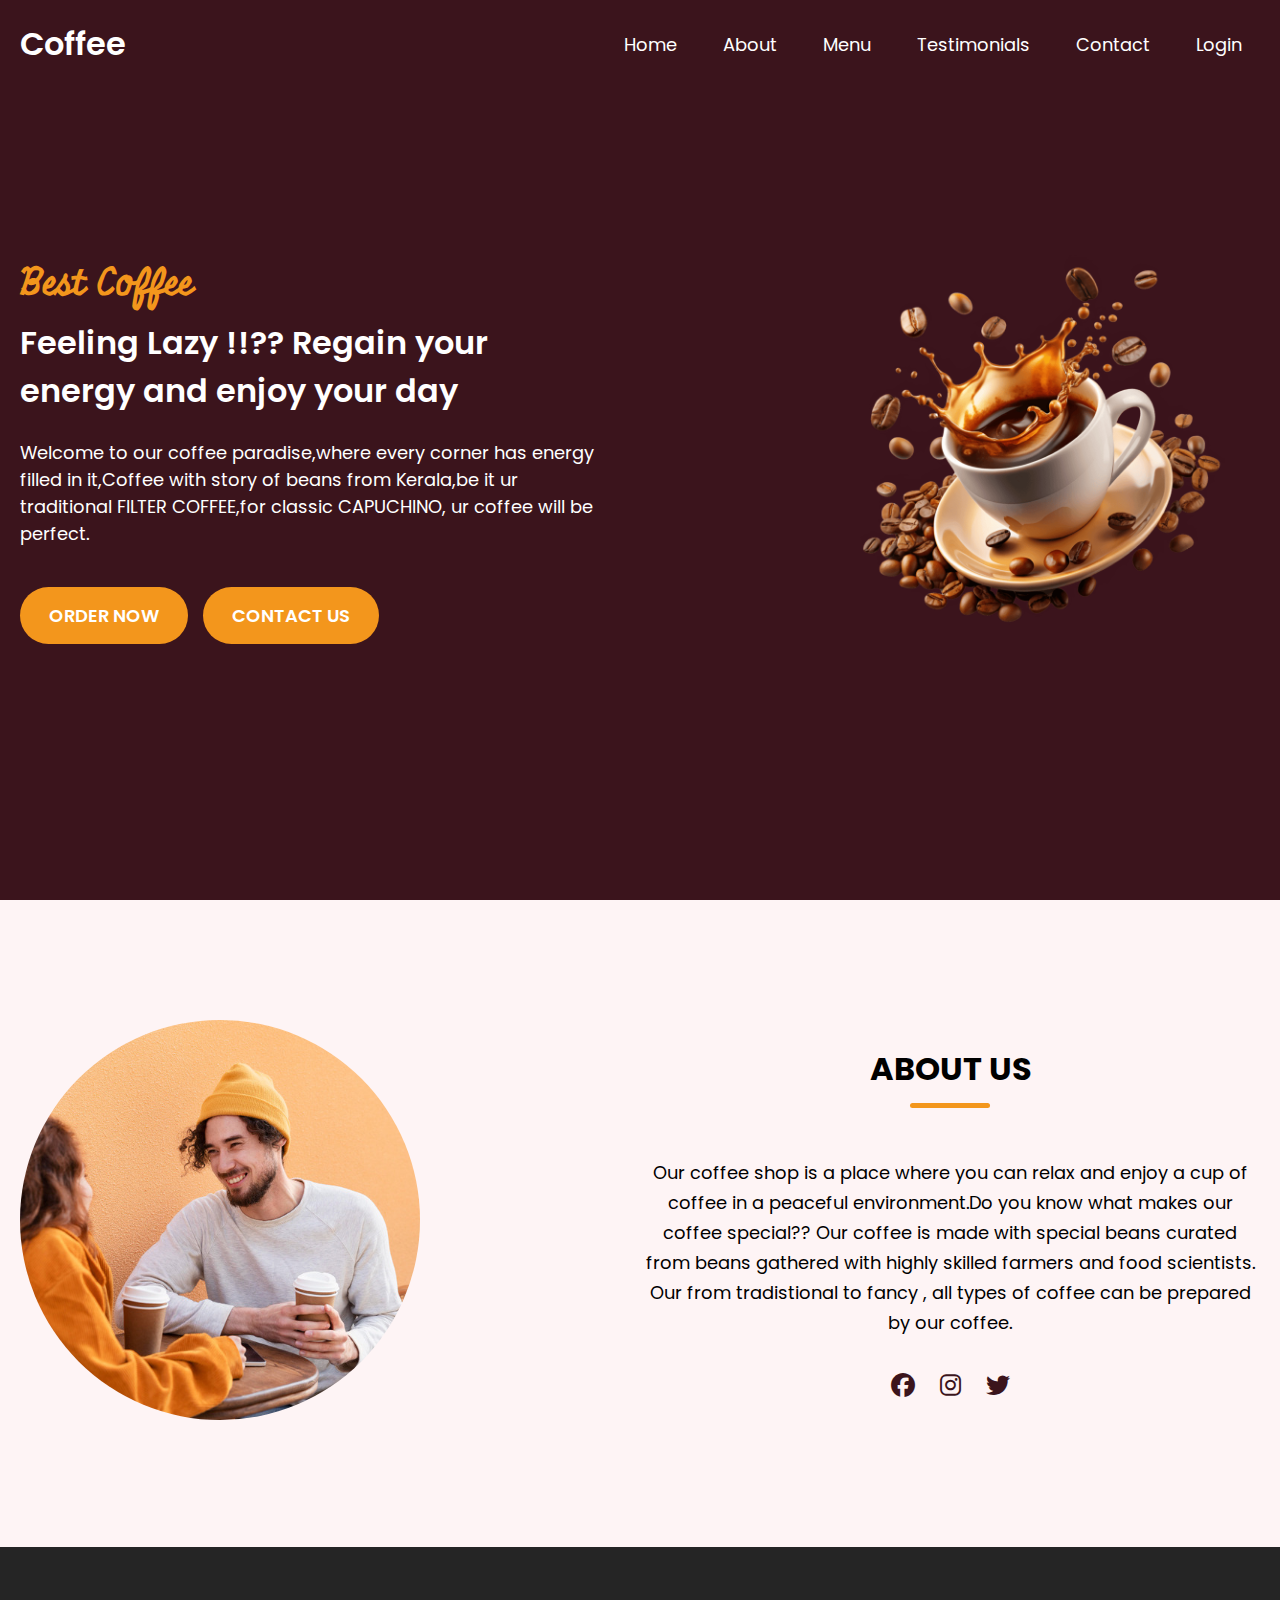
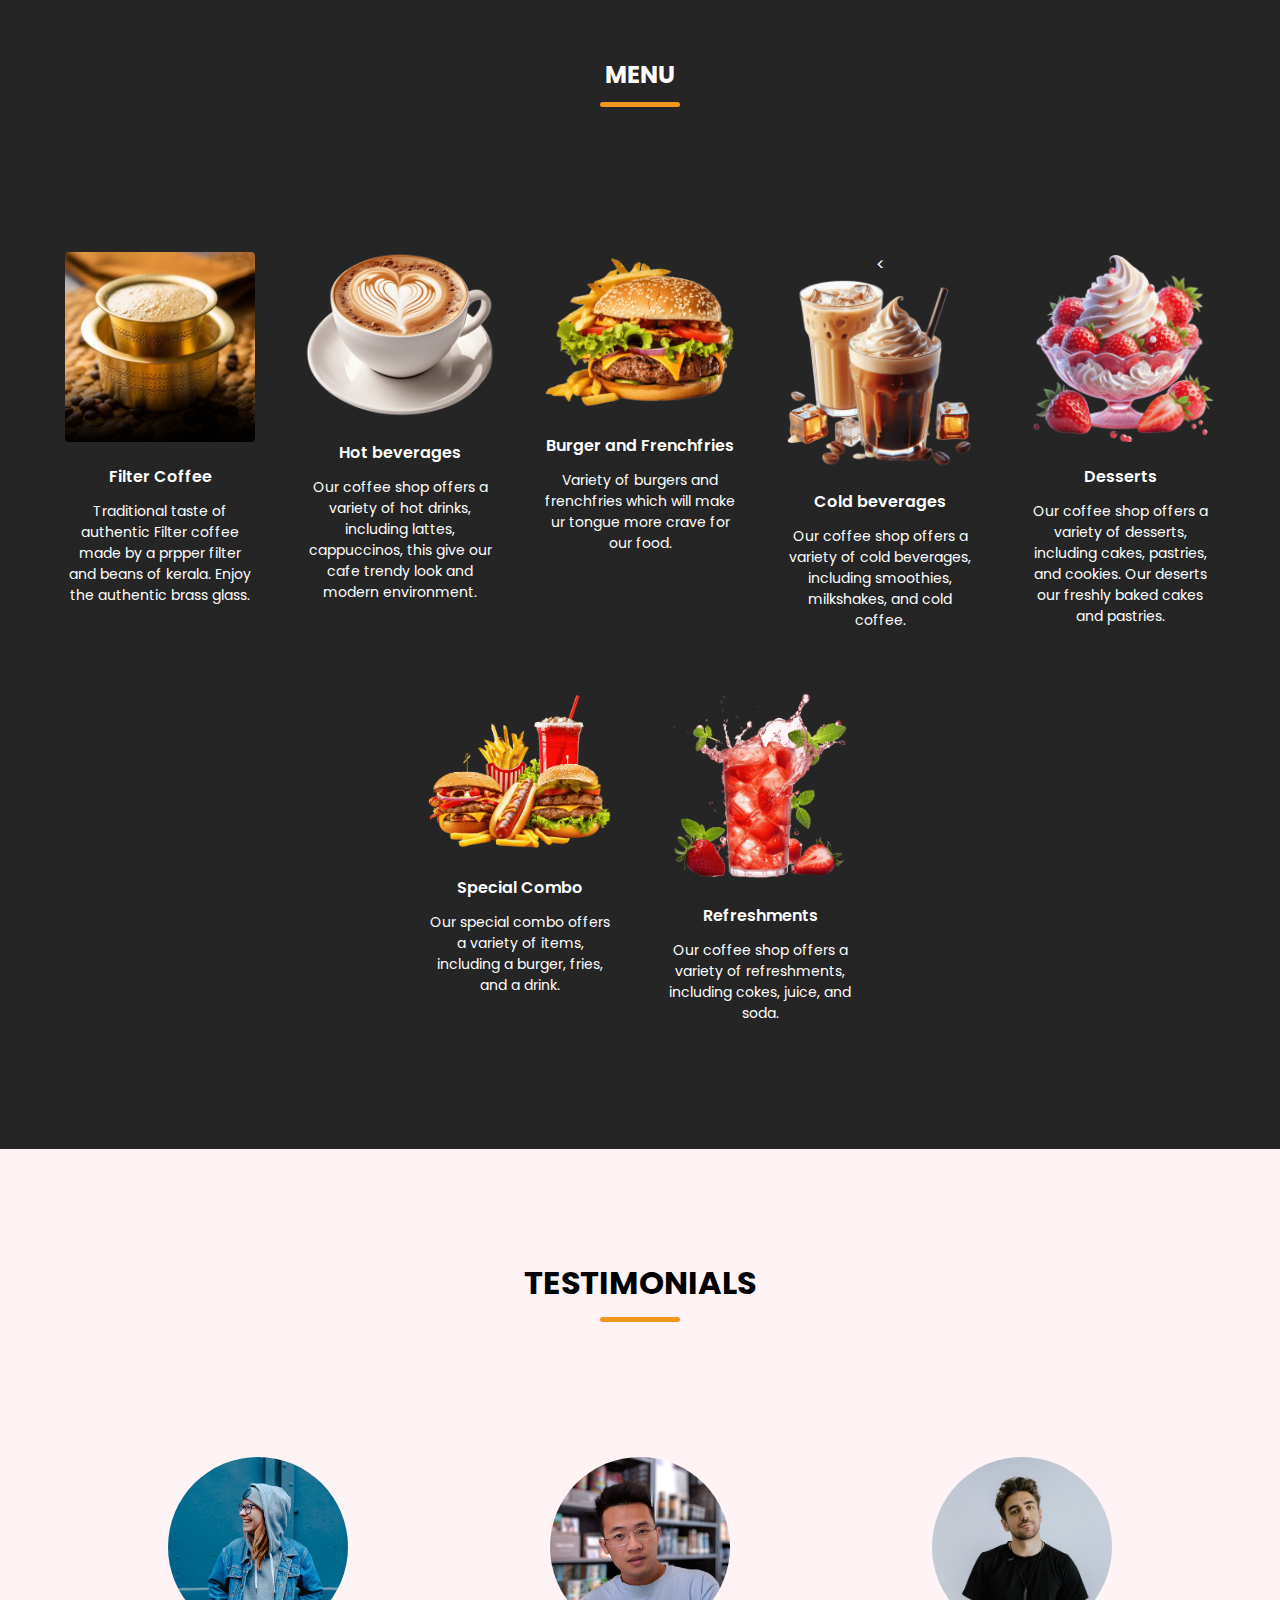
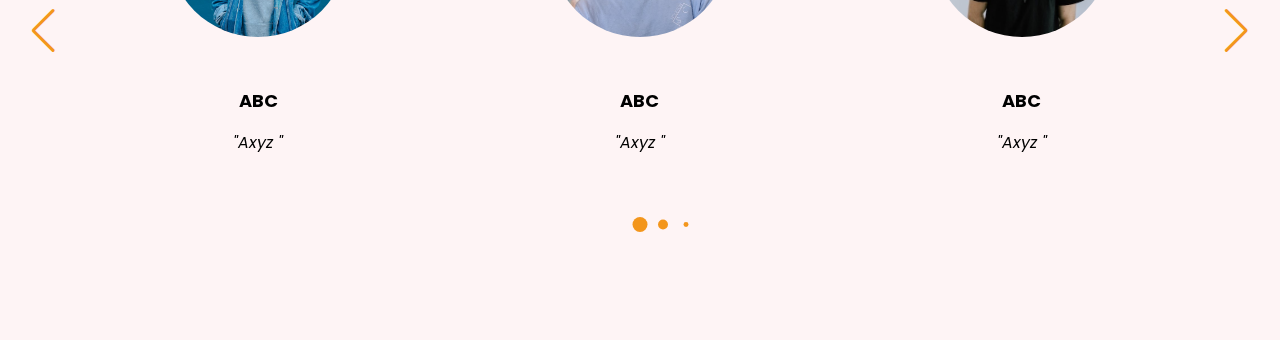
<file: cofee/index.html>
<!DOCTYPE html>
<html lang="en">
<head>
    <meta charset="UTF-8">
    <meta name="viewport" content="width=device-width, initial-scale=1.0">
    <title>Document</title>
    <link rel="stylesheet" href="https://cdn.jsdelivr.net/npm/swiper@11/swiper-bundle.min.css">
    <link rel="stylesheet" href="https://cdnjs.cloudflare.com/ajax/libs/font-awesome/6.7.2/css/all.min.css">
    <link rel="stylesheet" href="style.css">
</head>
<body>
    <!-- Header / Navbar -->
    <header>
        <nav class="navbar section-content">
            <a href="#" class="nav-logo">
                <h2 class="logo-text"> Coffee </h2>
            </a>
            <ul class="nav-menu">

                <button id="menu-close-button" class="fas fa-times"></button>
                <li class = "nav-item">
                    <a href="#home" class = "nav-link"> Home </a>
                </li>
                <li class = "nav-item">
                    <a href="#about" class = "nav-link"> About </a>
                </li>
                <li class = "nav-item">
                    <a href="#menu" class = "nav-link"> Menu </a>
                </li>
                <li class = "nav-item">
                    <a href="#testimonials" class = "nav-link"> Testimonials </a>
                </li>
                <li class = "nav-item">
                    <a href="#" class = "nav-link"> Contact </a>
                </li>
                <li class = "nav-item">
                    <a href="login.html" class = "nav-link"> Login </a>
                </li>
            </ul>
            <button id="menu-open-button" class="fas fa-bars"></button>

        </nav>
    </header>

    <main>
        <!--Hero Section-->
        <section class="hero-section" id="home">
            <div class="section-content">
                <div class="hero-details">
                <h2 class="title"> Best Coffee </h2>
                <h3 class="subtitle"> Feeling Lazy !!??  Regain your energy and enjoy your day </h3>
                <p class="description">
                    Welcome to our coffee paradise,where every corner has energy filled in it,Coffee with story of beans from Kerala,be it ur traditional FILTER COFFEE,for classic CAPUCHINO,  ur coffee will be perfect.
                </p>
                <div class="button">
                    <a href="order.html" class = "order-now" > ORDER NOW </a>
                    <a href="contact.html" class = "contact-us"> CONTACT US </a>
                </div>
            </div>
            
            <div class="hero-image-wrapper">
                <img src="images/coffee-hero-section.png" alt="Hero" class="hero-image">
            </div>
        </div>
        
        </section>
        <!-- About section-->
        <section class="about-section" id="about">
            <div class="section-content">
                <div class="about-image-wrapper">
                    <img src="images/about-image.jpg" alt="About" class="about-image">
                </div>
                <div class="about-details">
                    <h2 class="section-title">ABOUT US</h2>
                    <p class="text">
                        Our coffee shop is a place where you can relax and enjoy a cup of coffee in a peaceful environment.Do you know what makes our coffee special?? Our coffee is made with special beans curated from beans gathered with highly skilled farmers and food scientists. Our from tradistional to fancy , all types of coffee can be prepared by our coffee. 
                    </p>
                    <div class="social-link-list">
                        <a href="#" class="social-link"><i class="fa-brands fa-facebook"></i></a>
                        <a href="#" class="social-link"><i class="fa-brands fa-instagram"></i></a>
                        <a href="#" class="social-link"><i class="fa-brands fa-twitter"></i></a>
                    </div>
                </div>
            </div>
        </section>
        <!-- Menu Section -->
        <section class="menu-section" id="menu">
            <h2 class=" section-title"> Menu </h2>
            <div class="section-content">
                <ul class="menu-list">
                    <li class="menu-item">
                       <img src="images/filter-coffee-1.jpg" alt="filter-coffee" class="menu-image">
                       <h3 class="name">Filter Coffee</h3>

                       <p class="text">
                        Traditional taste of authentic Filter coffee made by a prpper filter and beans of kerala. Enjoy the authentic brass glass.
                       </p>
                    </li>
                    <li class="menu-item">
                       <img src="images/hot-beverages.png" alt="hot-brevarages" class="menu-image">
                       <h3 class="name">Hot beverages</h3>
                       <p class="text">
                        Our coffee shop offers a variety of hot drinks, including lattes, cappuccinos, this give our cafe trendy look and modern environment.
                       </p>
                    </li>
                    <li class="menu-item">
                       <img src="images/burger-frenchfries.png" alt="burger-frenchfries" class="menu-image">
                       <h3 class="name"> Burger and Frenchfries</h3>
                       <p class="text">
                        Variety of burgers and frenchfries which will make ur tongue more crave for our food. 
                       </p>
                    </li>
                    <li class="menu-item"><
                       <img src="images/cold-beverages.png" alt="cold-breverages" class="menu-image">
                       <h3 class="name">Cold beverages</h3>
                       <p class="text">
                        Our coffee shop offers a variety of cold beverages, including smoothies, milkshakes, and cold coffee.
                       </p>
                    </li>
                    <li class="menu-item">       
                       <img src="images/desserts.png" alt="deserts" class="menu-image">
                       <h3 class="name">Desserts</h3>
                       <p class="text">
                        Our coffee shop offers a variety of desserts, including cakes, pastries, and cookies. Our deserts our freshly baked cakes and pastries.
                       </p>
                    </li>
                    <li class="menu-item">
                       <img src="images/special-combo.png" alt="special-combo" class="menu-image">
                       <h3 class="name">Special Combo</h3>
                       <p class="text">
                        Our special combo offers a variety of items, including a burger, fries, and a drink.
                       </p>
                    </li>
                    <li class="menu-item">
                       <img src="images/refreshment.png" alt="refreshments" class="menu-image">
                       <h3 class="name">Refreshments</h3>
                       <p class="text">
                        Our coffee shop offers a variety of refreshments, including cokes, juice, and soda.
                       </p>   
                    </li>
                </ul>
            </div>
        </section>
        <!-- testimonials -->
         <section class="testimonials-section" id="testimonials">
            <h2 class="section-title"> Testimonials </h2>
            <div class="section-content">
                <div class="slider-container swiper ">
                    <div class="slider-wrapper">
                        <ul class="testimonials-list swiper-wrapper">
                            <li class=" testimonial swiper-slide">
                              <img src="images/user-1.jpg" alt="" class="user-image">
                              <h3 class="name"> ABC</h3>
                              <i class="feedback">"Axyz "</i>

                            </li>
                            <li class=" testimonial swiper-slide">
                                <img src="images/user-2.jpg" alt="" class="user-image">
                                <h3 class="name"> ABC</h3>
                                <i class="feedback">"Axyz "</i>
                                
                              </li>
                              <li class=" testimonial swiper-slide">
                                <img src="images/user-3.jpg" alt="" class="user-image">
                                <h3 class="name"> ABC</h3>
                                <i class="feedback">"Axyz "</i>
                                
                              </li>
                              <li class=" testimonial swiper-slide">
                                <img src="images/user-4.jpg" alt="" class="user-image">
                                <h3 class="name"> ABC</h3>
                                <i class="feedback">"Axyz "</i>
                                
                              </li>
                              <li class=" testimonial swiper-slide">
                                <img src="images/user-5.jpg" alt="" class="user-image">
                                <h3 class="name"> ABC</h3>
                                <i class="feedback">"Axyz "</i>
                                
                              </li>
                        </ul>
                        <div class="swiper-pagination"></div>
                        <div class="swiper-slide-button swiper-button-prev"></div>
                        <div class="swiper-slide-button swiper-button-next"></div>
                    </div>
                </div>
            </div>
         </section>
    </main>
    <script src="https://cdn.jsdelivr.net/npm/swiper@11/swiper-bundle.min.js"></script>

    <script src="script.js"></script>
</body>
</html>
</file>
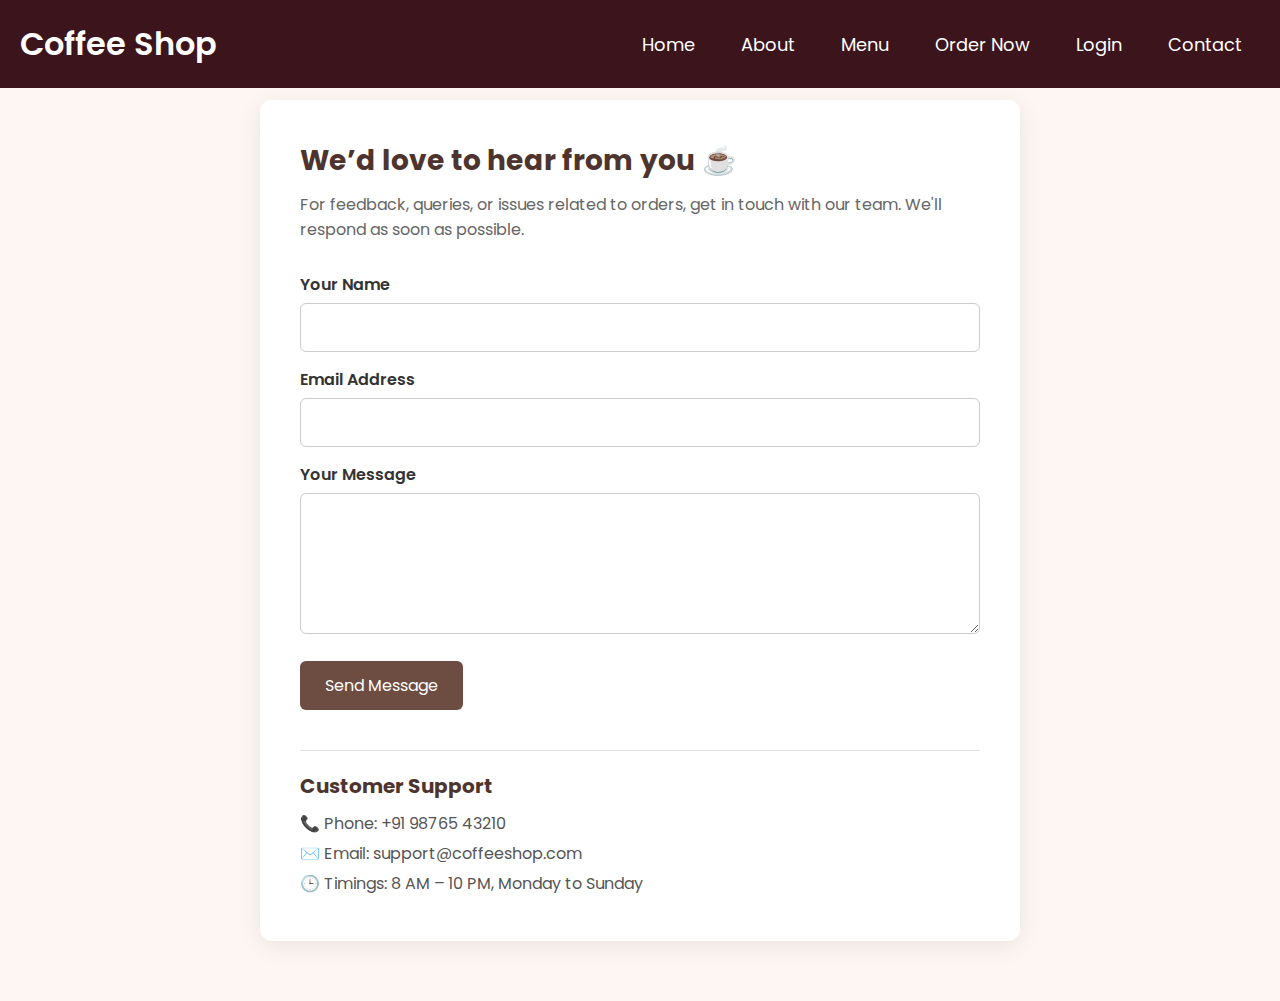
<file: contact.html>
<!DOCTYPE html>
<html lang="en">
<head>
  <meta charset="UTF-8" />
  <title>Contact Us - Coffee Shop</title>
  <link rel="stylesheet" href="style.css" />
  <style>
    body {
      font-family: 'Segoe UI', Tahoma, Geneva, Verdana, sans-serif;
      margin: 0;
      padding: 0;
      background-color: #fdf6f2;
    }

    .contact-container {
      padding: 100px 20px 60px;
      max-width: 800px;
      margin: auto;
    }

    .contact-box {
      background-color: #fff;
      border-radius: 12px;
      padding: 40px;
      box-shadow: 0 5px 25px rgba(0, 0, 0, 0.08);
    }

    .contact-box h2 {
      margin-bottom: 10px;
      font-size: 28px;
      color: #4e342e;
    }

    .contact-box p {
      color: #666;
      margin-bottom: 30px;
    }

    .contact-box label {
      display: block;
      margin-top: 15px;
      font-weight: 600;
      color: #333;
    }

    .contact-box input,
    .contact-box textarea {
      width: 100%;
      padding: 12px;
      margin-top: 6px;
      border-radius: 6px;
      border: 1px solid #ccc;
      font-size: 15px;
      transition: border-color 0.2s;
    }

    .contact-box input:focus,
    .contact-box textarea:focus {
      border-color: #795548;
      outline: none;
    }

    .contact-box button {
      margin-top: 20px;
      padding: 12px 25px;
      background-color: #6d4c41;
      color: white;
      border: none;
      border-radius: 6px;
      font-size: 16px;
      cursor: pointer;
      transition: 0.3s ease;
    }

    .contact-box button:hover {
      background-color: #5d4037;
    }

    .support-info {
      margin-top: 40px;
      padding-top: 20px;
      border-top: 1px solid #e0e0e0;
    }

    .support-info h3 {
      margin-bottom: 10px;
      font-size: 20px;
      color: #4e342e;
    }

    .support-info p {
      margin: 5px 0;
      color: #555;
    }

    .success-message {
      color: green;
      margin-top: 15px;
      font-weight: 600;
    }
  </style>
</head>
<body>

  <header>
    <div class="navbar section-content">
      <div class="nav-logo">
        <span class="logo-text">Coffee Shop</span>
      </div>
      <nav class="nav-menu">
        <a href="index.html" class="nav-link">Home</a>
        <a href="about.html" class="nav-link">About</a>
        <a href="menu.html" class="nav-link">Menu</a>
        <a href="order.html" class="nav-link">Order Now</a>
        <a href="login.html" class="nav-link">Login</a>
        <a href="contact.html" class="nav-link">Contact</a>
      </nav>
    </div>
  </header>

  <section class="contact-container">
    <div class="contact-box">
      <h2>We’d love to hear from you ☕</h2>
      <p>For feedback, queries, or issues related to orders, get in touch with our team. We'll respond as soon as possible.</p>

      <form id="contactForm">
        <label for="name">Your Name</label>
        <input type="text" id="name" required />

        <label for="email">Email Address</label>
        <input type="email" id="email" required />

        <label for="message">Your Message</label>
        <textarea id="message" rows="5" required></textarea>

        <button type="submit">Send Message</button>
        <div class="success-message" id="successMsg"></div>
      </form>

      <div class="support-info">
        <h3>Customer Support</h3>
        <p>📞 Phone: +91 98765 43210</p>
        <p>✉️ Email: support@coffeeshop.com</p>
        <p>🕒 Timings: 8 AM – 10 PM, Monday to Sunday</p>
      </div>
    </div>
  </section>

  <script>
    document.getElementById('contactForm').addEventListener('submit', function (e) {
      e.preventDefault();
      document.getElementById('successMsg').textContent = '✅ Thank you! We’ll get back to you shortly.';
      this.reset();
    });
  </script>
</body>
</html>
</file>
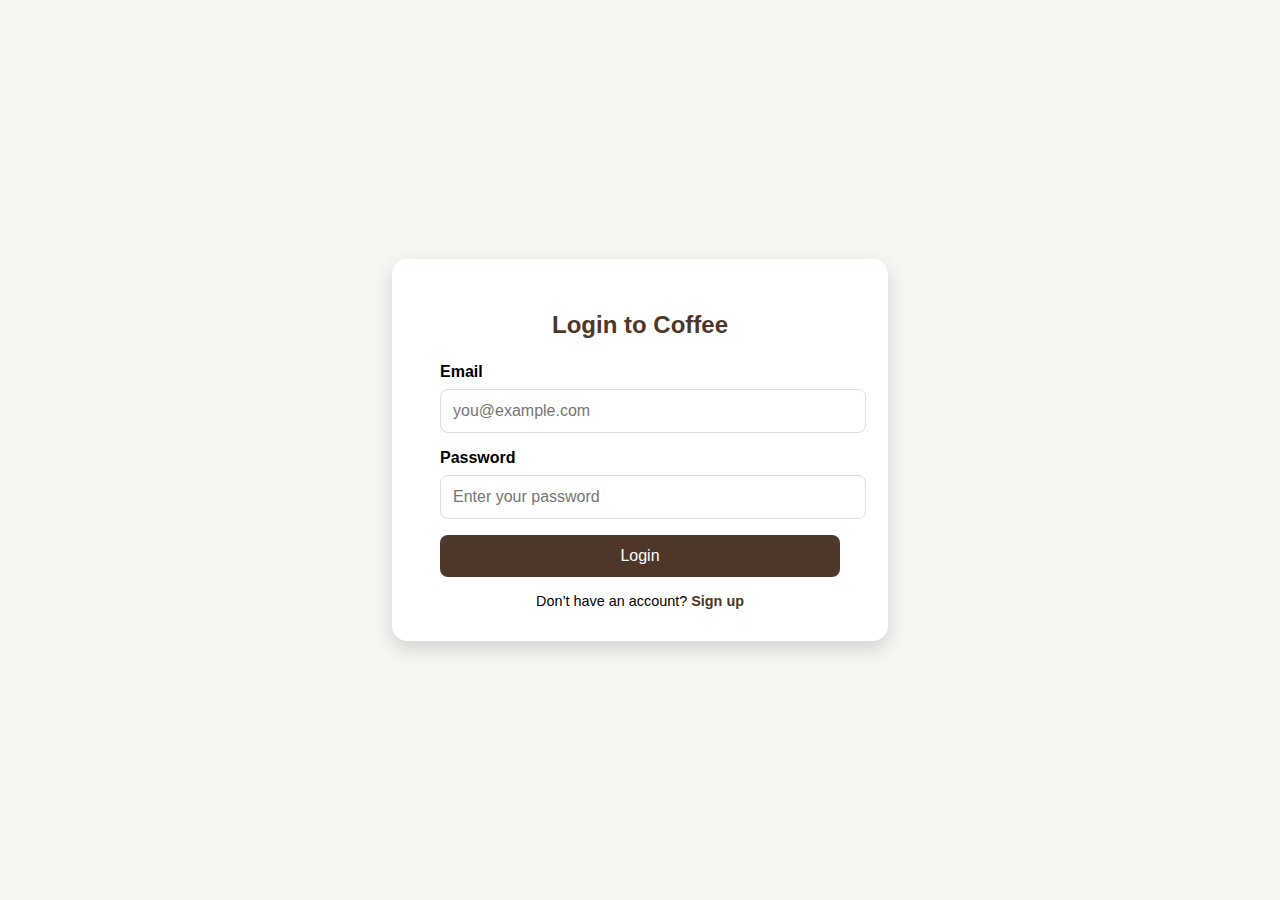
<file: login.html>
<!DOCTYPE html>
<html lang="en">
<head>
  <meta charset="UTF-8" />
  <title>Login - Coffee Shop</title>
  <meta name="viewport" content="width=device-width, initial-scale=1.0" />
  <style>
    body {
      margin: 0;
      font-family: 'Segoe UI', Tahoma, Geneva, Verdana, sans-serif;
      background: #f8f6f3;
      display: flex;
      justify-content: center;
      align-items: center;
      height: 100vh;
    }

    .login-container {
      background: #fff;
      padding: 2rem 3rem;
      border-radius: 15px;
      box-shadow: 0 8px 20px rgba(0,0,0,0.15);
      max-width: 400px;
      width: 100%;
    }

    .login-container h2 {
      text-align: center;
      margin-bottom: 1.5rem;
      color: #4e3629;
    }

    .login-container label {
      display: block;
      margin-bottom: 0.5rem;
      font-weight: 600;
    }

    .login-container input {
      width: 100%;
      padding: 0.75rem;
      margin-bottom: 1rem;
      border: 1px solid #ddd;
      border-radius: 8px;
      font-size: 1rem;
    }

    .login-container button {
      width: 100%;
      padding: 0.75rem;
      background-color: #4e3629;
      color: #fff;
      border: none;
      border-radius: 8px;
      font-size: 1rem;
      cursor: pointer;
      transition: background 0.3s ease;
    }

    .login-container button:hover {
      background-color: #6a4c36;
    }

    .login-container .signup-link {
      text-align: center;
      margin-top: 1rem;
      font-size: 0.9rem;
    }

    .login-container .signup-link a {
      color: #4e3629;
      text-decoration: none;
      font-weight: bold;
    }

    .success-message {
      text-align: center;
      margin-top: 1rem;
      color: green;
      font-weight: bold;
      display: none;
    }
  </style>
</head>
<body>
  <div class="login-container">
    <h2>Login to Coffee</h2>
    <form id="loginForm">
      <label for="email">Email</label>
      <input type="email" id="email" name="email" placeholder="you@example.com" required />

      <label for="password">Password</label>
      <input type="password" id="password" name="password" placeholder="Enter your password" required />

      <button type="submit">Login</button>
    </form>
    <div class="signup-link">
      Don’t have an account? <a href="#">Sign up</a>
    </div>
    <div id="successMessage" class="success-message">✅ Successful Login!</div>
  </div>

  <script>
    const form = document.getElementById("loginForm");
    const successMessage = document.getElementById("successMessage");

    form.addEventListener("submit", function (e) {
      e.preventDefault(); // Prevent real form submission
      successMessage.style.display = "block";

      // Optional: Reset the form after showing message
      form.reset();

      // Optional: Redirect after delay
      // setTimeout(() => window.location.href = 'dashboard.html', 2000);
    });
  </script>
</body>
</html>
</file>
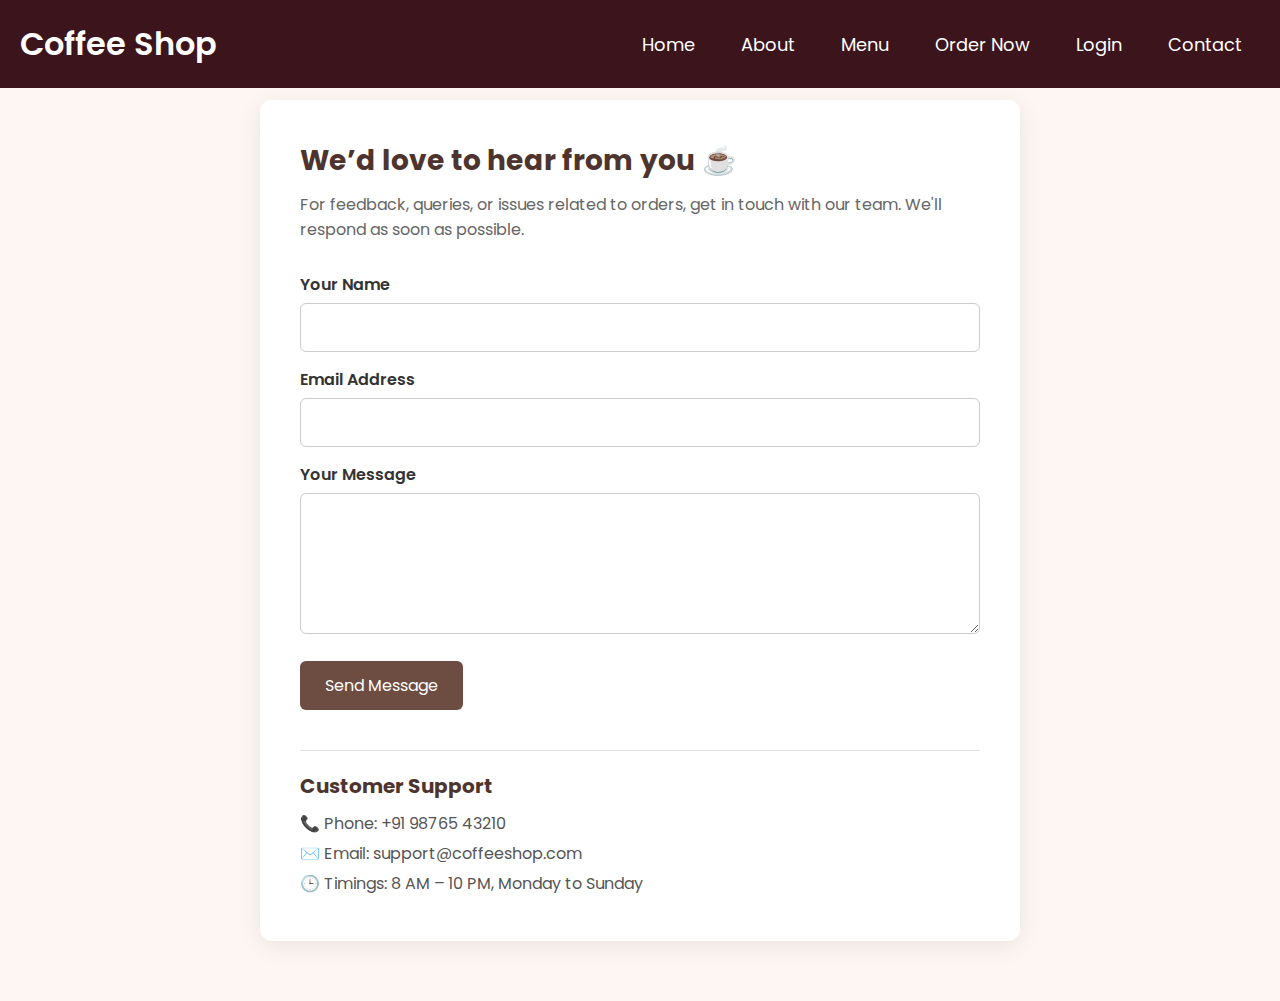
<file: cofee/contact.html>
<!DOCTYPE html>
<html lang="en">
<head>
  <meta charset="UTF-8" />
  <title>Contact Us - Coffee Shop</title>
  <link rel="stylesheet" href="style.css" />
  <style>
    body {
      font-family: 'Segoe UI', Tahoma, Geneva, Verdana, sans-serif;
      margin: 0;
      padding: 0;
      background-color: #fdf6f2;
    }

    .contact-container {
      padding: 100px 20px 60px;
      max-width: 800px;
      margin: auto;
    }

    .contact-box {
      background-color: #fff;
      border-radius: 12px;
      padding: 40px;
      box-shadow: 0 5px 25px rgba(0, 0, 0, 0.08);
    }

    .contact-box h2 {
      margin-bottom: 10px;
      font-size: 28px;
      color: #4e342e;
    }

    .contact-box p {
      color: #666;
      margin-bottom: 30px;
    }

    .contact-box label {
      display: block;
      margin-top: 15px;
      font-weight: 600;
      color: #333;
    }

    .contact-box input,
    .contact-box textarea {
      width: 100%;
      padding: 12px;
      margin-top: 6px;
      border-radius: 6px;
      border: 1px solid #ccc;
      font-size: 15px;
      transition: border-color 0.2s;
    }

    .contact-box input:focus,
    .contact-box textarea:focus {
      border-color: #795548;
      outline: none;
    }

    .contact-box button {
      margin-top: 20px;
      padding: 12px 25px;
      background-color: #6d4c41;
      color: white;
      border: none;
      border-radius: 6px;
      font-size: 16px;
      cursor: pointer;
      transition: 0.3s ease;
    }

    .contact-box button:hover {
      background-color: #5d4037;
    }

    .support-info {
      margin-top: 40px;
      padding-top: 20px;
      border-top: 1px solid #e0e0e0;
    }

    .support-info h3 {
      margin-bottom: 10px;
      font-size: 20px;
      color: #4e342e;
    }

    .support-info p {
      margin: 5px 0;
      color: #555;
    }

    .success-message {
      color: green;
      margin-top: 15px;
      font-weight: 600;
    }
  </style>
</head>
<body>

  <header>
    <div class="navbar section-content">
      <div class="nav-logo">
        <span class="logo-text">Coffee Shop</span>
      </div>
      <nav class="nav-menu">
        <a href="index.html" class="nav-link">Home</a>
        <a href="about.html" class="nav-link">About</a>
        <a href="menu.html" class="nav-link">Menu</a>
        <a href="order.html" class="nav-link">Order Now</a>
        <a href="login.html" class="nav-link">Login</a>
        <a href="contact.html" class="nav-link">Contact</a>
      </nav>
    </div>
  </header>

  <section class="contact-container">
    <div class="contact-box">
      <h2>We’d love to hear from you ☕</h2>
      <p>For feedback, queries, or issues related to orders, get in touch with our team. We'll respond as soon as possible.</p>

      <form id="contactForm">
        <label for="name">Your Name</label>
        <input type="text" id="name" required />

        <label for="email">Email Address</label>
        <input type="email" id="email" required />

        <label for="message">Your Message</label>
        <textarea id="message" rows="5" required></textarea>

        <button type="submit">Send Message</button>
        <div class="success-message" id="successMsg"></div>
      </form>

      <div class="support-info">
        <h3>Customer Support</h3>
        <p>📞 Phone: +91 98765 43210</p>
        <p>✉️ Email: support@coffeeshop.com</p>
        <p>🕒 Timings: 8 AM – 10 PM, Monday to Sunday</p>
      </div>
    </div>
  </section>

  <script>
    document.getElementById('contactForm').addEventListener('submit', function (e) {
      e.preventDefault();
      document.getElementById('successMsg').textContent = '✅ Thank you! We’ll get back to you shortly.';
      this.reset();
    });
  </script>
</body>
</html>
</file>
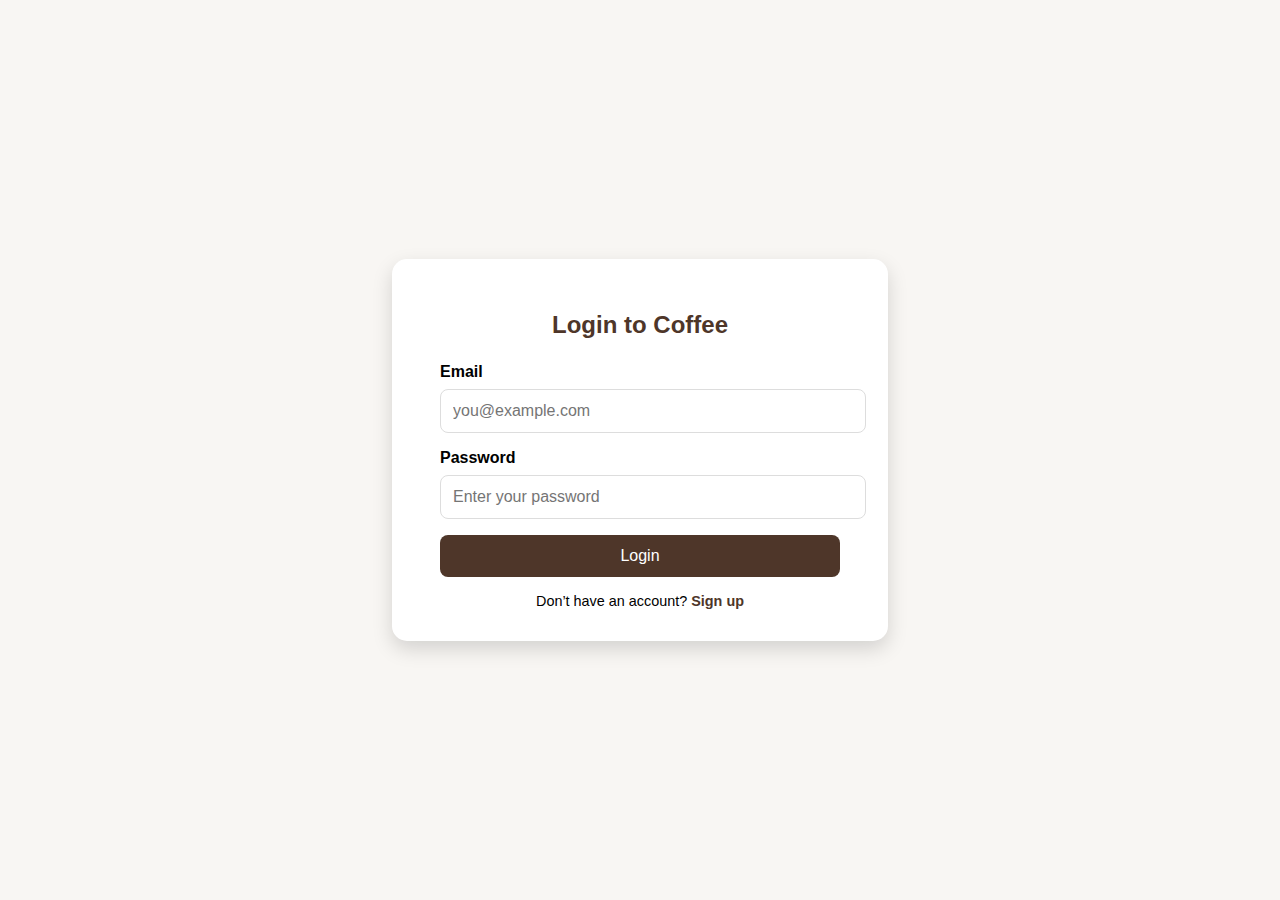
<file: cofee/login.html>
<!DOCTYPE html>
<html lang="en">
<head>
  <meta charset="UTF-8" />
  <title>Login - Coffee Shop</title>
  <meta name="viewport" content="width=device-width, initial-scale=1.0" />
  <style>
    body {
      margin: 0;
      font-family: 'Segoe UI', Tahoma, Geneva, Verdana, sans-serif;
      background: #f8f6f3;
      display: flex;
      justify-content: center;
      align-items: center;
      height: 100vh;
    }

    .login-container {
      background: #fff;
      padding: 2rem 3rem;
      border-radius: 15px;
      box-shadow: 0 8px 20px rgba(0,0,0,0.15);
      max-width: 400px;
      width: 100%;
    }

    .login-container h2 {
      text-align: center;
      margin-bottom: 1.5rem;
      color: #4e3629;
    }

    .login-container label {
      display: block;
      margin-bottom: 0.5rem;
      font-weight: 600;
    }

    .login-container input {
      width: 100%;
      padding: 0.75rem;
      margin-bottom: 1rem;
      border: 1px solid #ddd;
      border-radius: 8px;
      font-size: 1rem;
    }

    .login-container button {
      width: 100%;
      padding: 0.75rem;
      background-color: #4e3629;
      color: #fff;
      border: none;
      border-radius: 8px;
      font-size: 1rem;
      cursor: pointer;
      transition: background 0.3s ease;
    }

    .login-container button:hover {
      background-color: #6a4c36;
    }

    .login-container .signup-link {
      text-align: center;
      margin-top: 1rem;
      font-size: 0.9rem;
    }

    .login-container .signup-link a {
      color: #4e3629;
      text-decoration: none;
      font-weight: bold;
    }

    .success-message {
      text-align: center;
      margin-top: 1rem;
      color: green;
      font-weight: bold;
      display: none;
    }
  </style>
</head>
<body>
  <div class="login-container">
    <h2>Login to Coffee</h2>
    <form id="loginForm">
      <label for="email">Email</label>
      <input type="email" id="email" name="email" placeholder="you@example.com" required />

      <label for="password">Password</label>
      <input type="password" id="password" name="password" placeholder="Enter your password" required />

      <button type="submit">Login</button>
    </form>
    <div class="signup-link">
      Don’t have an account? <a href="#">Sign up</a>
    </div>
    <div id="successMessage" class="success-message">✅ Successful Login!</div>
  </div>

  <script>
    const form = document.getElementById("loginForm");
    const successMessage = document.getElementById("successMessage");

    form.addEventListener("submit", function (e) {
      e.preventDefault(); // Prevent real form submission
      successMessage.style.display = "block";

      // Optional: Reset the form after showing message
      form.reset();

      // Optional: Redirect after delay
      // setTimeout(() => window.location.href = 'dashboard.html', 2000);
    });
  </script>
</body>
</html>
</file>
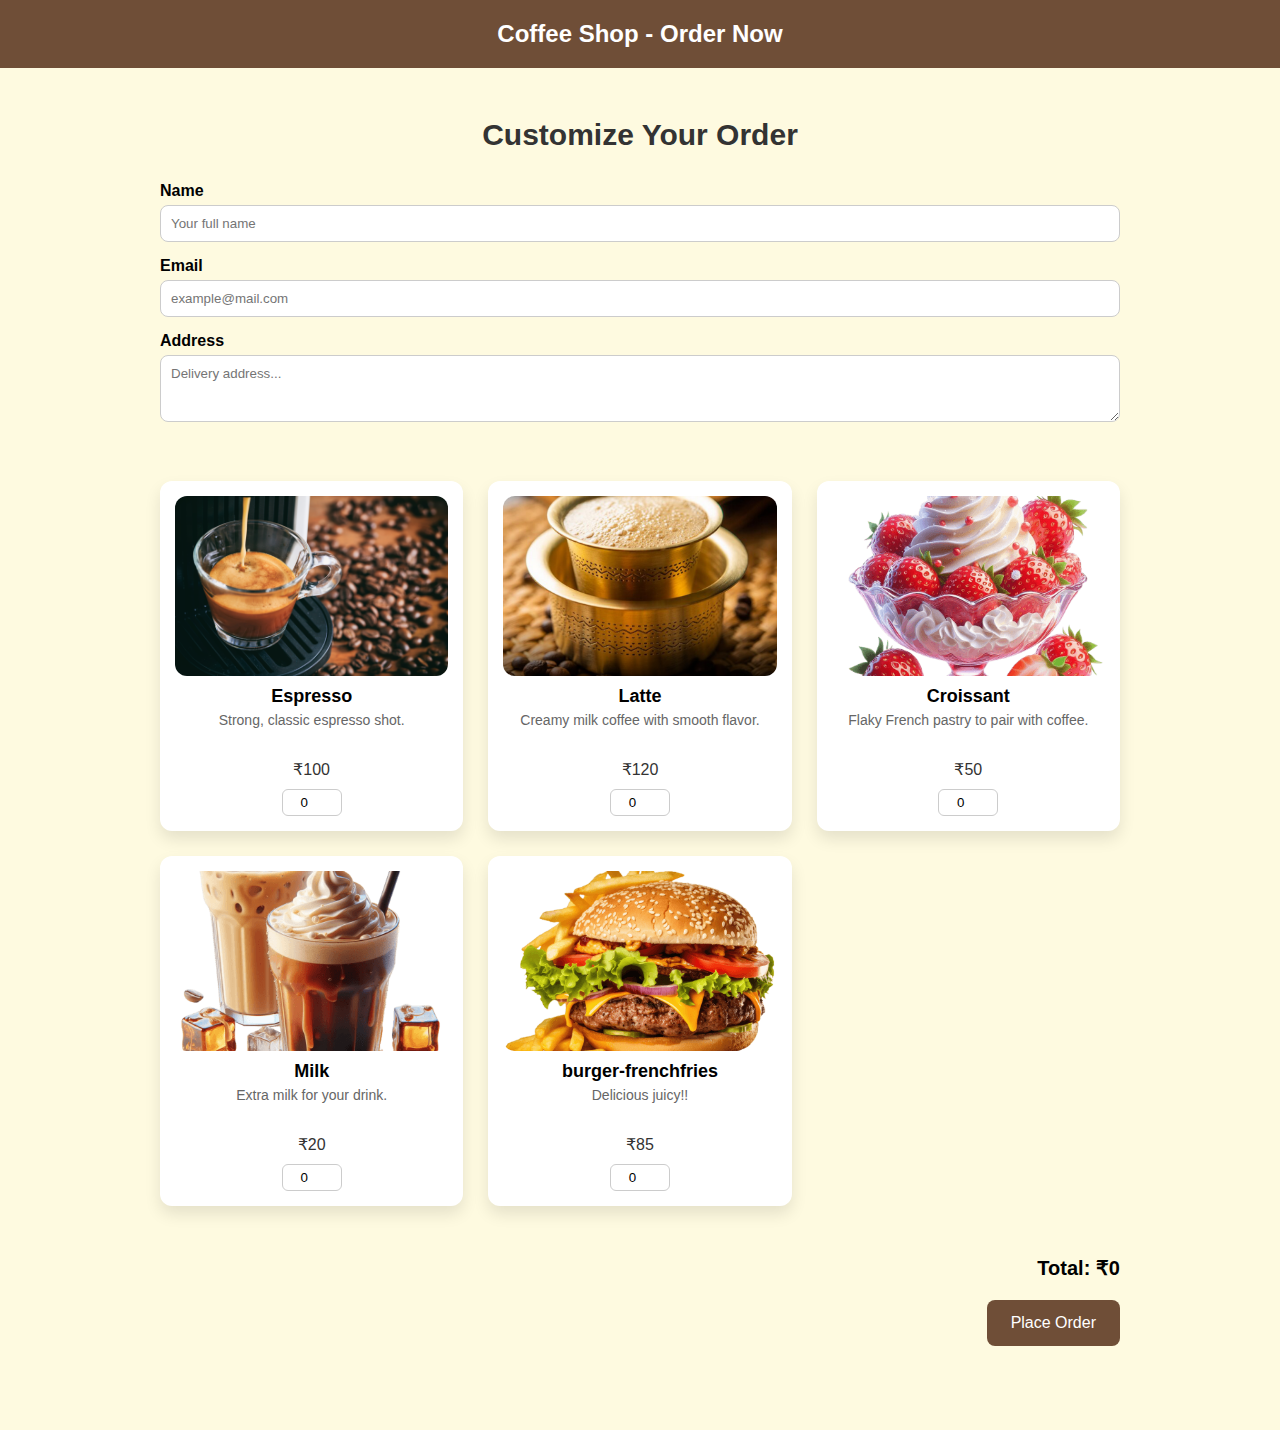
<file: cofee/order.html>
<!DOCTYPE html>
<html lang="en">
<head>
  <meta charset="UTF-8" />
  <title>Order Coffee - Coffee Shop</title>
  <style>
    :root {
      --primary: #6f4e37;
      --secondary: #d4a373;
      --bg: #fefae0;
      --white: #fff;
      --border-radius: 12px;
    }

    * {
      box-sizing: border-box;
      margin: 0;
      padding: 0;
      font-family: 'Segoe UI', sans-serif;
    }

    body {
      background: var(--bg);
      padding-bottom: 100px;
    }

    header {
      background: var(--primary);
      padding: 20px;
      color: var(--white);
      text-align: center;
      font-size: 24px;
      font-weight: bold;
    }

    .container {
      max-width: 1000px;
      margin: 50px auto;
      padding: 0 20px;
    }

    .section-title {
      font-size: 30px;
      margin-bottom: 30px;
      text-align: center;
      color: #333;
    }

    .menu-items {
      display: grid;
      grid-template-columns: repeat(auto-fit, minmax(250px, 1fr));
      gap: 25px;
    }

    .item-card {
      background: var(--white);
      border-radius: var(--border-radius);
      padding: 15px;
      box-shadow: 0 8px 16px rgba(0,0,0,0.1);
      display: flex;
      flex-direction: column;
      align-items: center;
    }

    .item-card img {
      width: 100%;
      height: 180px;
      object-fit: cover;
      border-radius: var(--border-radius);
    }

    .item-name {
      font-size: 18px;
      margin-top: 10px;
      font-weight: bold;
    }

    .item-desc {
      font-size: 14px;
      color: #666;
      text-align: center;
      margin-top: 5px;
      min-height: 40px;
    }

    .item-price {
      font-size: 16px;
      color: #333;
      margin-top: 8px;
    }

    .qty-input {
      margin-top: 10px;
      width: 60px;
      padding: 5px;
      text-align: center;
      border: 1px solid #ccc;
      border-radius: 6px;
    }

    .total-section {
      margin-top: 50px;
      text-align: right;
      font-size: 20px;
      font-weight: bold;
    }

    .submit-btn {
      background: var(--primary);
      color: var(--white);
      padding: 14px 24px;
      font-size: 16px;
      border: none;
      border-radius: 8px;
      margin-top: 20px;
      cursor: pointer;
      float: right;
    }

    .submit-btn:hover {
      background: #5b3c2b;
    }

    .user-info {
      margin-bottom: 40px;
    }

    .user-info label {
      display: block;
      font-weight: 600;
      margin-bottom: 5px;
    }

    .user-info input, .user-info textarea {
      width: 100%;
      padding: 10px;
      margin-bottom: 15px;
      border-radius: 8px;
      border: 1px solid #ccc;
    }

    @media (max-width: 600px) {
      .total-section, .submit-btn {
        text-align: center;
        float: none;
        width: 100%;
      }
    }
  </style>
</head>
<body>
  <header>
    Coffee Shop - Order Now
  </header>

  <div class="container">
    <h2 class="section-title">Customize Your Order</h2>

    <div class="user-info">
      <label for="name">Name</label>
      <input type="text" id="name" placeholder="Your full name" required />

      <label for="email">Email</label>
      <input type="email" id="email" placeholder="example@mail.com" required />

      <label for="address">Address</label>
      <textarea id="address" rows="3" placeholder="Delivery address..." required></textarea>
    </div>

    <div class="menu-items">
      <div class="item-card">
        <img src="./images/espresso.png" alt="Espresso" />
        <div class="item-name">Espresso</div>
        <div class="item-desc">Strong, classic espresso shot.</div>
        <div class="item-price">₹100</div>
        <input class="qty-input" type="number" min="0" id="espresso" value="0" />
      </div>

      <div class="item-card">
        <img src="./images/filter-coffee-1.jpg" alt="Latte" />
        <div class="item-name">Latte</div>
        <div class="item-desc">Creamy milk coffee with smooth flavor.</div>
        <div class="item-price">₹120</div>
        <input class="qty-input" type="number" min="0" id="latte" value="0" />
      </div>

      <div class="item-card">
        <img src="./images/desserts.png" alt="Croissant" />
        <div class="item-name">Croissant</div>
        <div class="item-desc">Flaky French pastry to pair with coffee.</div>
        <div class="item-price">₹50</div>
        <input class="qty-input" type="number" min="0" id="croissant" value="0" />
      </div>

      <div class="item-card">
        <img src="./images/cold-beverages.png" alt="Milk" />
        <div class="item-name">Milk</div>
        <div class="item-desc">Extra milk for your drink.</div>
        <div class="item-price">₹20</div>
        <input class="qty-input" type="number" min="0" id="milk" value="0" />
      </div>

      <div class="item-card">
        <img src="./images/burger-frenchfries.png" alt="Sugar" />
        <div class="item-name">burger-frenchfries</div>
        <div class="item-desc">Delicious juicy!!</div>
        <div class="item-price">₹85</div>
        <input class="qty-input" type="number" min="0" id="sugar" value="0" />
      </div>
    </div>

    <div class="total-section" id="total">Total: ₹0</div>
    <button class="submit-btn" id="submitOrder">Place Order</button>
  </div>

  <script>
    const prices = {
      espresso: 100,
      latte: 120,
      croissant: 50,
      milk: 20,
      sugar: 5
    };

    function calculateTotal() {
      let total = 0;
      for (let item in prices) {
        const qty = parseInt(document.getElementById(item).value || 0);
        total += qty * prices[item];
      }
      document.getElementById("total").textContent = "Total: ₹" + total;
    }

    document.querySelectorAll(".qty-input").forEach(input => {
      input.addEventListener("input", calculateTotal);
    });

    document.getElementById("submitOrder").addEventListener("click", function () {
      const name = document.getElementById("name").value.trim();
      const email = document.getElementById("email").value.trim();
      const address = document.getElementById("address").value.trim();

      if (!name || !email || !address) {
        alert("⚠️ Please fill out all the required fields.");
        return;
      }

      alert("✅ Order placed successfully!\nThank you for ordering with us!");
      document.querySelectorAll(".qty-input").forEach(input => input.value = 0);
      document.getElementById("name").value = '';
      document.getElementById("email").value = '';
      document.getElementById("address").value = '';
      calculateTotal();
    });

    calculateTotal();
  </script>
</body>
</html>
</file>
<file: cofee/style.css>
@import url('https://fonts.googleapis.com/css2?family=Miniver&family=Poppins:ital,wght@0,400;0,500;0,600;1,400;1,700&display=swap');

*{
    margin: 0;
    padding: 0;
    box-sizing: border-box;
    font-family: "Poppins", serif;
}

:root {

    /* Colors */

    --white-color: #fff;    
    --dark-color: #252525;
    --primary-color:  #3b141c;
    --secondary-color: #f3961c;
    --light-pink-color: #fef4f5;
    --medium-gray-color: #ccc;
    /* Font size */
    --font-size-s: 0.9rem;
    --font-size-n: 1rem;
    --font-size-m: 1.12rem;
    --font-size-1: 1.5rem;    
    --font-size-xl: 2rem;
    --font-size-xxl: 2.3rem;    
    /* Font weight */
    --font-weight-normal: 400;
    --font-weight-medium: 500;
    --font-weight-semibold: 600;
    --font-weight-bold: 700;
    /* Border radius */
    --border-radius-s: 8px;
    --border-radius-m: 30px;
    --border-radius-circle: 50%;
    --site-max-width: 1300px;
}

html{
    scroll-behavior: smooth;
}

ul{
    list-style: none;
}

a{
    text-decoration: none;
}

button{
    cursor: pointer;
    border: none;
    background: none;
}

img{
    
    width: 100%;
}

header{
    position:fixed;
    width: 100%;
    z-index: 5;
    background-color: var(--primary-color);
}

.section-content{
    max-width: var(--site-max-width);
    padding: 0 20px;
    margin: 0 auto;
}

.section-title{
    text-align:center;
    padding: 60px 0 100px;
    text-transform: uppercase;
    font-size: var(--font-size-xl);
}

.section-title::after{
    content:"";
    width: 80px;
    height: 5px;
    display:block;
    margin:10px auto 0;
    border-radius: var(--border-radius-s);
    background: var(--secondary-color)


}

header .navbar {
    display: flex;
    padding: 20px;
    align-items: center;
    justify-content: space-between;
}

header .navbar .nav-logo .logo-text{
    color: var(--white-color);
    font-size: var(--font-size-xl);
    font-weight: var(--font-weight-semibold);
}

.navbar .nav-menu {
    display:flex;
    gap: 10px;
}

.navbar .nav-menu .nav-link{
    padding: 10px 18px;
    color: var(--white-color);
    font-size: var(--font-size-m);
    border-radius: var(--border-radius-m);  
    transition: 0.3s ease;

}

.navbar .nav-menu .nav-link:hover { 
    color: var(--primary-color);
    background: var(--secondary-color);
}

.navbar :where(#menu-close-button, #menu-open-button){
    display: none;

}

.hero-section{
    align-items: center;
    display: flex;
    min-height: 100vh;
    background: var(--primary-color);
}

.hero-section .section-content{
    display:flex;
    align-items: center;
    min-height: 100vh;
    width:100%;
    color: var(--white-color);
    justify-content: space-between ;
}
.hero-section .section-content img {
    max-width: 100%; 
    height: auto;
    object-fit: contain; 
}

.hero-section .hero-details .title{
    font-size: var(--font-size-xxl);
    color: var(--secondary-color);
    font-family: "Miniver" , sans-serif;
}

.hero-section .hero-details .subtitle{
    margin-top: 8px;
    max-width: 70%;
    font-size: var(--font-size-xl);
    font-weight: var(--font-weight-semibold);
}

.hero-section .hero-details .description{
    max-width: 70%;
    margin: 24px 0 40px;
    font-size: var(--font-size-m);
}

.hero-section .hero-details .button {
    display: flex;
    gap: 15px; 

}

.hero-section .hero-details .order-now {
    padding: 15px 29px;
    color: var(--white-color);
    border-radius: var(--border-radius-m);
    background: var(--secondary-color);
    font-size: var(--font-size-m);
    font-weight: var(--font-weight-semibold);
    transition: 0.3s ease;
}

.hero-section .hero-details .order-now:hover {
    background: var(--secondary-color);
    color: var(--primary-color);
}

.hero-section .hero-details .contact-us {
    padding: 15px 29px;
    color: var(--white-color);
    border-radius: var(--border-radius-m);
    background: var(--secondary-color);
    font-size: var(--font-size-m);
    font-weight: var(--font-weight-semibold);
    transition: 0.3s ease;
}

.hero-section .hero-details .contact-us:hover {
    background: var(--secondary-color);
    color: var(--primary-color);
}


.hero-section .hero-image-wrapper {
    max-width: 500px;
    margin-right: 30px;

}

.about-section {
    padding: 120px 0;
    background: var(--light-pink-color);

}
.about-section .section-content {
    display:flex;
    gap:50px;
    align-items: center;
    justify-content: space-between;
}

.about-section .about-image-wrapper .about-image{
    width: 400px;
    height: 400px;
    object-fit: cover;
    border-radius: var(--border-radius-circle);
}

.about-section .about-details .section-title{
    padding:0;
}

.about-section .about-details {
    max-width: 50%;
}

.about-section .about-details .text{
    line-height: 30px;
    margin: 50px 0 30px;
    text-align: center;
    font-size: var(--font-size-m);
}

.about-section .social-link-list {
    display: flex;
    gap: 25px;
    justify-content: center;
}

.about-section .social-link-list .social-link {
    color: var(--primary-color);
    font-size: var(--font-size-1);
}

.about-section .social-link-list .social-link:hover{
    color: var(--secondary-color);
}

.menu-section{
    color: var(--white-color);
    background: var(--dark-color);
    padding: 50px 0 100px;
}


.menu-section .menu-list {
    display: flex;
    flex-wrap: wrap; 
    gap: 20px; 
    justify-content: center; 
}

.menu-section .menu-list .menu-item {
    display: flex;
    flex-direction: column; 
    align-items: center; 
    width: 220px; 
    text-align: center; 
    
    border-radius: 8px; 
    padding: 15px; 
    
    
}

.menu-section .menu-list .menu-image {
    width: 100%; 
    height: auto; 
    object-fit: contain; 
    border-radius: 4px; 
    margin-bottom: 10px; 
}

.menu-section .menu-list .text {
    font-size: 14px; 
    line-height: 1.5; 
    color: var(--white-color); 
    margin-bottom: 10px; 
}

.menu-section .section-title {
    text-align: center; 
    margin-bottom: 30px;
    font-size: 24px; 
    font-weight: bold; 
}

.menu-section .menu-list .menu-item .name{
    margin:12px 0;
    font-size: var(--font-size-l);
    font-weight: var(--font-weight-semibold);
}

.testimonials-section{
    padding: 50px 0 100px;
    background: var(--light-pink-color);
}

.testimonials-section .slider-wrapper{
    overflow: hidden;
    margin: 0 60px 50px;
}

.testimonials-section .testimonial{
    display: flex;
    padding:35px;
    text-align: center;
    flex-direction: column;
    align-items: center;
}

.testimonials-section .testimonial .user-image{
   width :180px;
   height: 180px;
   object-fit: cover;
   margin-bottom: 50px;
   border-radius: var(--border-radius-circle) ;
   display: block;
   margin-left: auto;
   margin-right: auto;
   
}

.testimonials-section .swiper-pagination-bullet{
    width:15px;
    height:15px;
    opacity: 1;
    background: var(--secondary-color);
}
.testimonials-section .swiper-pagination-bullet:hover{
    background: var(--primary-color);
}

.testimonials-section .swiper-slide-button{
    color: var(--secondary-color);
    transition: 0.3s ease;
}

.testimonials-section .swiper-slide-button:hover{
    color: var(--primary-color);
}



.testimonials-section .testimonial .name{
    margin-bottom: 16px;
    font-size: var(--font-size-m);
}

.testimonials-section .testimonial .feedback {
    line-height: 25px;
    
}


@media screen and (max-width:1024px){

    .menu-section .menu-list{
        gap:60px;
    }
    
    .menu-section .menu-list .menu-item {
        width: calc(100% /3 - 60px)
    }
    
}


@media screen and (max-width: 900px) {

    :root {
        --font-size-m: 1rem;
        --font-size-1: 1.3rem;    
        --font-size-xl: 1.5rem;
        --font-size-xxl: 1.8rem;    
        
    }

    body.show-mobile-menu header::before{
        content:"";
        position: fixed;
        left:0;
        top:0;
        height:100%;
        width:100%;
        backdrop-filter: blur(5px);
        background: rgba(0,0,0,0.2);
    }

    .navbar :where(#menu-close-button, #menu-open-button){
        display:block;
        font-size: var(--font-size-l);

    }

    .navbar #menu-close-button {
        position: absolute;
        right: 30px;
        top:30px;
    }

    .navbar #menu-open-button{
        color: var(--white-color);
    }
    .navbar .nav-menu {
        display:block;
        position:fixed;
        left: -300px;
        top: 0;
        width: 300px;
        height:100%;
        display: flex;
        flex-direction: column;
        align-items:center;
        padding-top:100px;

        background: var(--white-color);
        transition: left 0.8 ease;

    }
    
    body.show-mobile-menu .navbar .nav-menu{
        left: 0;
    }

    body.close-mobile-menu .navbar .nav-menu{
        left: -300px;
    }

    .navbar .nav-menu .nav-link{
        color: var(--dark-color);
        display: block;
        margin-top: 17px;
        font-size: var(--font-size-1);
    }

    .hero-section .section-content {
        gap: 50px;
        text-align: center;
        padding: 30px 30px 30px;
        flex-direction: column-reverse;
        justify-content: center;

    }

    .hero-section .hero-details .subtitle, .hero-section .hero-details .description{
        max-width: 100%;
    }

    .hero-section .hero-details .button{
        justify-content: center;
    }

    .hero-section .hero-image-wrapper {
        max-width:270px;
        margin-right: 0;

    }

    .about-section .section-content{
        flex-direction: column-reverse ;
        gap: 70px;
    }

    .about-section .about-image-wrapper .about-image{
        width:100%;
        height:100%;
        max-width: 250px;
        aspect-ratio:1;

    }

    .menu-section .menu-list{
        gap:30px;
    }
    
    .menu-section .menu-list .menu-item {
        width: calc(100% /3 - 30px)
    }

    .menu-section .menu-list .menu-item  .menu-image{
        max-width:200px;
    }

    .testimonials-section .swiper-slide-button {
      display: none;

    }
    .testimonials-section .slider-wrapper{
        margin: 0 0 30px;
    }
    


}
</file>
<file: style.css>
@import url('https://fonts.googleapis.com/css2?family=Miniver&family=Poppins:ital,wght@0,400;0,500;0,600;1,400;1,700&display=swap');

*{
    margin: 0;
    padding: 0;
    box-sizing: border-box;
    font-family: "Poppins", serif;
}

:root {

    /* Colors */

    --white-color: #fff;    
    --dark-color: #252525;
    --primary-color:  #3b141c;
    --secondary-color: #f3961c;
    --light-pink-color: #fef4f5;
    --medium-gray-color: #ccc;
    /* Font size */
    --font-size-s: 0.9rem;
    --font-size-n: 1rem;
    --font-size-m: 1.12rem;
    --font-size-1: 1.5rem;    
    --font-size-xl: 2rem;
    --font-size-xxl: 2.3rem;    
    /* Font weight */
    --font-weight-normal: 400;
    --font-weight-medium: 500;
    --font-weight-semibold: 600;
    --font-weight-bold: 700;
    /* Border radius */
    --border-radius-s: 8px;
    --border-radius-m: 30px;
    --border-radius-circle: 50%;
    --site-max-width: 1300px;
}

html{
    scroll-behavior: smooth;
}

ul{
    list-style: none;
}

a{
    text-decoration: none;
}

button{
    cursor: pointer;
    border: none;
    background: none;
}

img{
    
    width: 100%;
}

header{
    position:fixed;
    width: 100%;
    z-index: 5;
    background-color: var(--primary-color);
}

.section-content{
    max-width: var(--site-max-width);
    padding: 0 20px;
    margin: 0 auto;
}

.section-title{
    text-align:center;
    padding: 60px 0 100px;
    text-transform: uppercase;
    font-size: var(--font-size-xl);
}

.section-title::after{
    content:"";
    width: 80px;
    height: 5px;
    display:block;
    margin:10px auto 0;
    border-radius: var(--border-radius-s);
    background: var(--secondary-color)


}

header .navbar {
    display: flex;
    padding: 20px;
    align-items: center;
    justify-content: space-between;
}

header .navbar .nav-logo .logo-text{
    color: var(--white-color);
    font-size: var(--font-size-xl);
    font-weight: var(--font-weight-semibold);
}

.navbar .nav-menu {
    display:flex;
    gap: 10px;
}

.navbar .nav-menu .nav-link{
    padding: 10px 18px;
    color: var(--white-color);
    font-size: var(--font-size-m);
    border-radius: var(--border-radius-m);  
    transition: 0.3s ease;

}

.navbar .nav-menu .nav-link:hover { 
    color: var(--primary-color);
    background: var(--secondary-color);
}

.navbar :where(#menu-close-button, #menu-open-button){
    display: none;

}

.hero-section{
    align-items: center;
    display: flex;
    min-height: 100vh;
    background: var(--primary-color);
}

.hero-section .section-content{
    display:flex;
    align-items: center;
    min-height: 100vh;
    width:100%;
    color: var(--white-color);
    justify-content: space-between ;
}
.hero-section .section-content img {
    max-width: 100%; 
    height: auto;
    object-fit: contain; 
}

.hero-section .hero-details .title{
    font-size: var(--font-size-xxl);
    color: var(--secondary-color);
    font-family: "Miniver" , sans-serif;
}

.hero-section .hero-details .subtitle{
    margin-top: 8px;
    max-width: 70%;
    font-size: var(--font-size-xl);
    font-weight: var(--font-weight-semibold);
}

.hero-section .hero-details .description{
    max-width: 70%;
    margin: 24px 0 40px;
    font-size: var(--font-size-m);
}

.hero-section .hero-details .button {
    display: flex;
    gap: 15px; 

}

.hero-section .hero-details .order-now {
    padding: 15px 29px;
    color: var(--white-color);
    border-radius: var(--border-radius-m);
    background: var(--secondary-color);
    font-size: var(--font-size-m);
    font-weight: var(--font-weight-semibold);
    transition: 0.3s ease;
}

.hero-section .hero-details .order-now:hover {
    background: var(--secondary-color);
    color: var(--primary-color);
}

.hero-section .hero-details .contact-us {
    padding: 15px 29px;
    color: var(--white-color);
    border-radius: var(--border-radius-m);
    background: var(--secondary-color);
    font-size: var(--font-size-m);
    font-weight: var(--font-weight-semibold);
    transition: 0.3s ease;
}

.hero-section .hero-details .contact-us:hover {
    background: var(--secondary-color);
    color: var(--primary-color);
}


.hero-section .hero-image-wrapper {
    max-width: 500px;
    margin-right: 30px;

}

.about-section {
    padding: 120px 0;
    background: var(--light-pink-color);

}
.about-section .section-content {
    display:flex;
    gap:50px;
    align-items: center;
    justify-content: space-between;
}

.about-section .about-image-wrapper .about-image{
    width: 400px;
    height: 400px;
    object-fit: cover;
    border-radius: var(--border-radius-circle);
}

.about-section .about-details .section-title{
    padding:0;
}

.about-section .about-details {
    max-width: 50%;
}

.about-section .about-details .text{
    line-height: 30px;
    margin: 50px 0 30px;
    text-align: center;
    font-size: var(--font-size-m);
}

.about-section .social-link-list {
    display: flex;
    gap: 25px;
    justify-content: center;
}

.about-section .social-link-list .social-link {
    color: var(--primary-color);
    font-size: var(--font-size-1);
}

.about-section .social-link-list .social-link:hover{
    color: var(--secondary-color);
}

.menu-section{
    color: var(--white-color);
    background: var(--dark-color);
    padding: 50px 0 100px;
}


.menu-section .menu-list {
    display: flex;
    flex-wrap: wrap; 
    gap: 20px; 
    justify-content: center; 
}

.menu-section .menu-list .menu-item {
    display: flex;
    flex-direction: column; 
    align-items: center; 
    width: 220px; 
    text-align: center; 
    
    border-radius: 8px; 
    padding: 15px; 
    
    
}

.menu-section .menu-list .menu-image {
    width: 100%; 
    height: auto; 
    object-fit: contain; 
    border-radius: 4px; 
    margin-bottom: 10px; 
}

.menu-section .menu-list .text {
    font-size: 14px; 
    line-height: 1.5; 
    color: var(--white-color); 
    margin-bottom: 10px; 
}

.menu-section .section-title {
    text-align: center; 
    margin-bottom: 30px;
    font-size: 24px; 
    font-weight: bold; 
}

.menu-section .menu-list .menu-item .name{
    margin:12px 0;
    font-size: var(--font-size-l);
    font-weight: var(--font-weight-semibold);
}

.testimonials-section{
    padding: 50px 0 100px;
    background: var(--light-pink-color);
}

.testimonials-section .slider-wrapper{
    overflow: hidden;
    margin: 0 60px 50px;
}

.testimonials-section .testimonial{
    display: flex;
    padding:35px;
    text-align: center;
    flex-direction: column;
    align-items: center;
}

.testimonials-section .testimonial .user-image{
   width :180px;
   height: 180px;
   object-fit: cover;
   margin-bottom: 50px;
   border-radius: var(--border-radius-circle) ;
   display: block;
   margin-left: auto;
   margin-right: auto;
   
}

.testimonials-section .swiper-pagination-bullet{
    width:15px;
    height:15px;
    opacity: 1;
    background: var(--secondary-color);
}
.testimonials-section .swiper-pagination-bullet:hover{
    background: var(--primary-color);
}

.testimonials-section .swiper-slide-button{
    color: var(--secondary-color);
    transition: 0.3s ease;
}

.testimonials-section .swiper-slide-button:hover{
    color: var(--primary-color);
}



.testimonials-section .testimonial .name{
    margin-bottom: 16px;
    font-size: var(--font-size-m);
}

.testimonials-section .testimonial .feedback {
    line-height: 25px;
    
}


@media screen and (max-width:1024px){

    .menu-section .menu-list{
        gap:60px;
    }
    
    .menu-section .menu-list .menu-item {
        width: calc(100% /3 - 60px)
    }
    
}


@media screen and (max-width: 900px) {

    :root {
        --font-size-m: 1rem;
        --font-size-1: 1.3rem;    
        --font-size-xl: 1.5rem;
        --font-size-xxl: 1.8rem;    
        
    }

    body.show-mobile-menu header::before{
        content:"";
        position: fixed;
        left:0;
        top:0;
        height:100%;
        width:100%;
        backdrop-filter: blur(5px);
        background: rgba(0,0,0,0.2);
    }

    .navbar :where(#menu-close-button, #menu-open-button){
        display:block;
        font-size: var(--font-size-l);

    }

    .navbar #menu-close-button {
        position: absolute;
        right: 30px;
        top:30px;
    }

    .navbar #menu-open-button{
        color: var(--white-color);
    }
    .navbar .nav-menu {
        display:block;
        position:fixed;
        left: -300px;
        top: 0;
        width: 300px;
        height:100%;
        display: flex;
        flex-direction: column;
        align-items:center;
        padding-top:100px;

        background: var(--white-color);
        transition: left 0.8 ease;

    }
    
    body.show-mobile-menu .navbar .nav-menu{
        left: 0;
    }

    body.close-mobile-menu .navbar .nav-menu{
        left: -300px;
    }

    .navbar .nav-menu .nav-link{
        color: var(--dark-color);
        display: block;
        margin-top: 17px;
        font-size: var(--font-size-1);
    }

    .hero-section .section-content {
        gap: 50px;
        text-align: center;
        padding: 30px 30px 30px;
        flex-direction: column-reverse;
        justify-content: center;

    }

    .hero-section .hero-details .subtitle, .hero-section .hero-details .description{
        max-width: 100%;
    }

    .hero-section .hero-details .button{
        justify-content: center;
    }

    .hero-section .hero-image-wrapper {
        max-width:270px;
        margin-right: 0;

    }

    .about-section .section-content{
        flex-direction: column-reverse ;
        gap: 70px;
    }

    .about-section .about-image-wrapper .about-image{
        width:100%;
        height:100%;
        max-width: 250px;
        aspect-ratio:1;

    }

    .menu-section .menu-list{
        gap:30px;
    }
    
    .menu-section .menu-list .menu-item {
        width: calc(100% /3 - 30px)
    }

    .menu-section .menu-list .menu-item  .menu-image{
        max-width:200px;
    }

    .testimonials-section .swiper-slide-button {
      display: none;

    }
    .testimonials-section .slider-wrapper{
        margin: 0 0 30px;
    }
    


}
</file>
